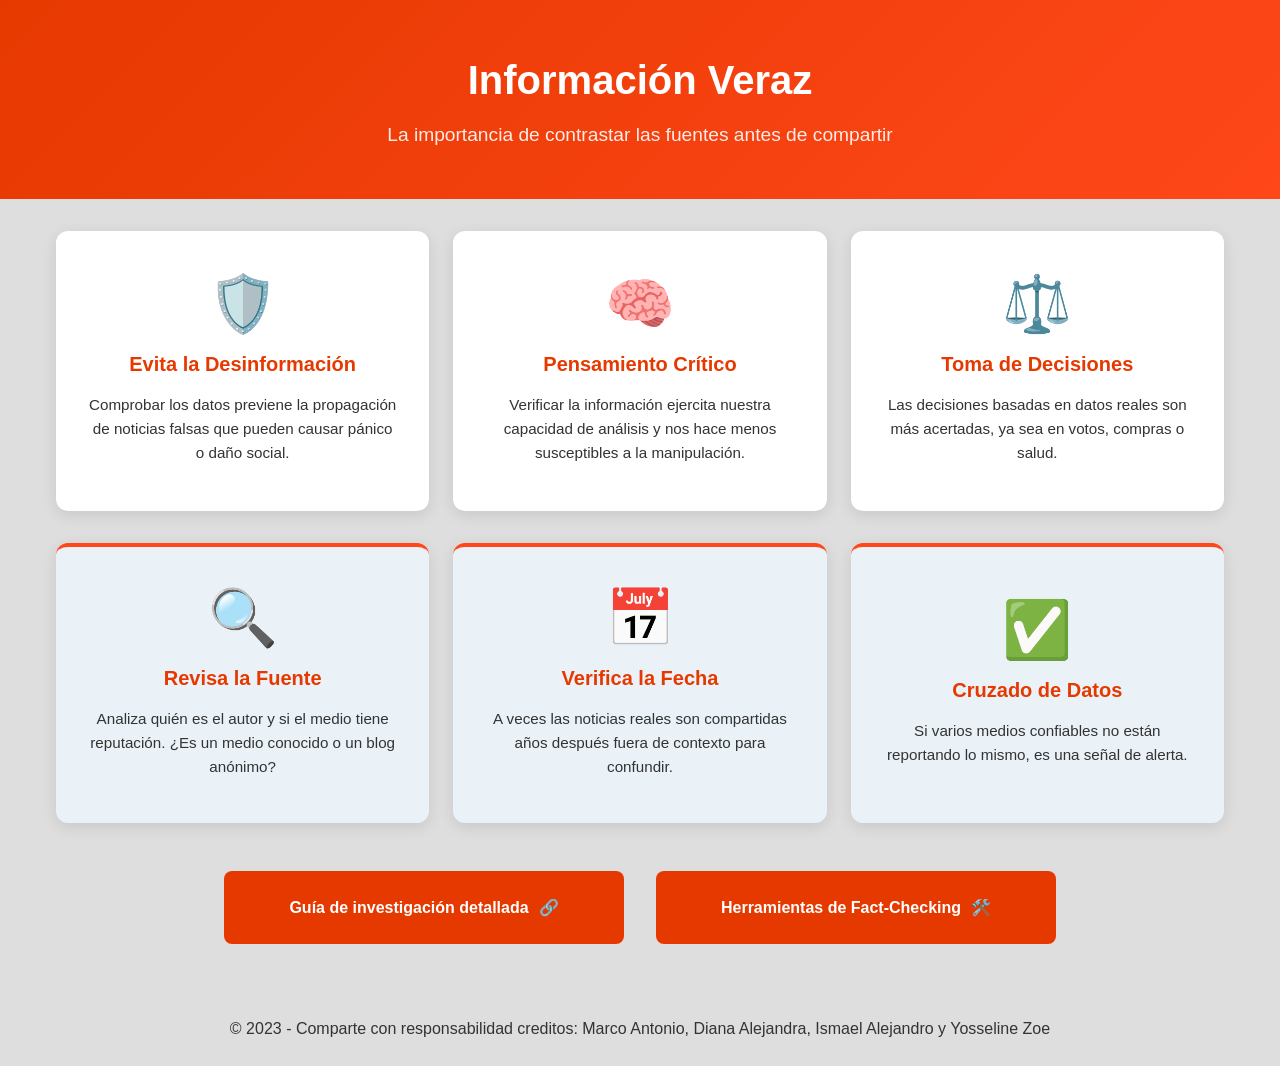
<file: index.html>
<!DOCTYPE html>
<html lang="es">
<head>
    <meta charset="UTF-8">
    <meta name="viewport" content="width=device-width, initial-scale=1.0">
    <title>Importancia de Verificar la Información</title>
    <!-- Importar la hoja de estilos externa -->
    <link rel="stylesheet" href="styles.css">
</head>
<body>

    <header class="hero">
        <h1>Información Veraz</h1>
        <p>La importancia de contrastar las fuentes antes de compartir</p>
    </header>

    <main>
        <!-- Sección 1: Los 3 cuadrados superiores -->
        <section class="info-grid">
            <article class="card">
                <div class="icon-box">🛡️</div>
                <h2>Evita la Desinformación</h2>
                <p>Comprobar los datos previene la propagación de noticias falsas que pueden causar pánico o daño social.</p>
            </article>

            <article class="card">
                <div class="icon-box">🧠</div>
                <h2>Pensamiento Crítico</h2>
                <p>Verificar la información ejercita nuestra capacidad de análisis y nos hace menos susceptibles a la manipulación.</p>
            </article>

            <article class="card">
                <div class="icon-box">⚖️</div>
                <h2>Toma de Decisiones</h2>
                <p>Las decisiones basadas en datos reales son más acertadas, ya sea en votos, compras o salud.</p>
            </article>
        </section>

        <!-- Sección 2: Los 3 cuadrados inferiores -->
        <section class="info-grid">
            <article class="card secondary">
                <div class="icon-box">🔍</div>
                <h2>Revisa la Fuente</h2>
                <p>Analiza quién es el autor y si el medio tiene reputación. ¿Es un medio conocido o un blog anónimo?</p>
            </article>

            <article class="card secondary">
                <div class="icon-box">📅</div>
                <h2>Verifica la Fecha</h2>
                <p>A veces las noticias reales son compartidas años después fuera de contexto para confundir.</p>
            </article>

            <article class="card secondary">
                <div class="icon-box">✅</div>
                <h2>Cruzado de Datos</h2>
                <p>Si varios medios confiables no están reportando lo mismo, es una señal de alerta.</p>
            </article>
        </section>

        <!-- Sección 3: 2 Rectángulos para links externos -->
        <section class="action-links">
            <!-- REEMPLAZA EL # CON TU LINK -->
            <a href="investigacion.html" target="_blank" class="link-rect">
                <span class="link-text">Guía de investigación detallada</span>
                <span class="link-icon">🔗</span>
            </a>
            
            <a href="heramientas.html" class="link-rect">
                <span class="link-text">Herramientas de Fact-Checking</span>
                <span class="link-icon">🛠️</span>
            </a>
        </section>
    </main>

    <footer>
        <p>&copy; 2023 - Comparte con responsabilidad creditos: Marco Antonio, Diana Alejandra, Ismael Alejandro y Yosseline Zoe</p>
    </footer>

</body>
</html>
</file>
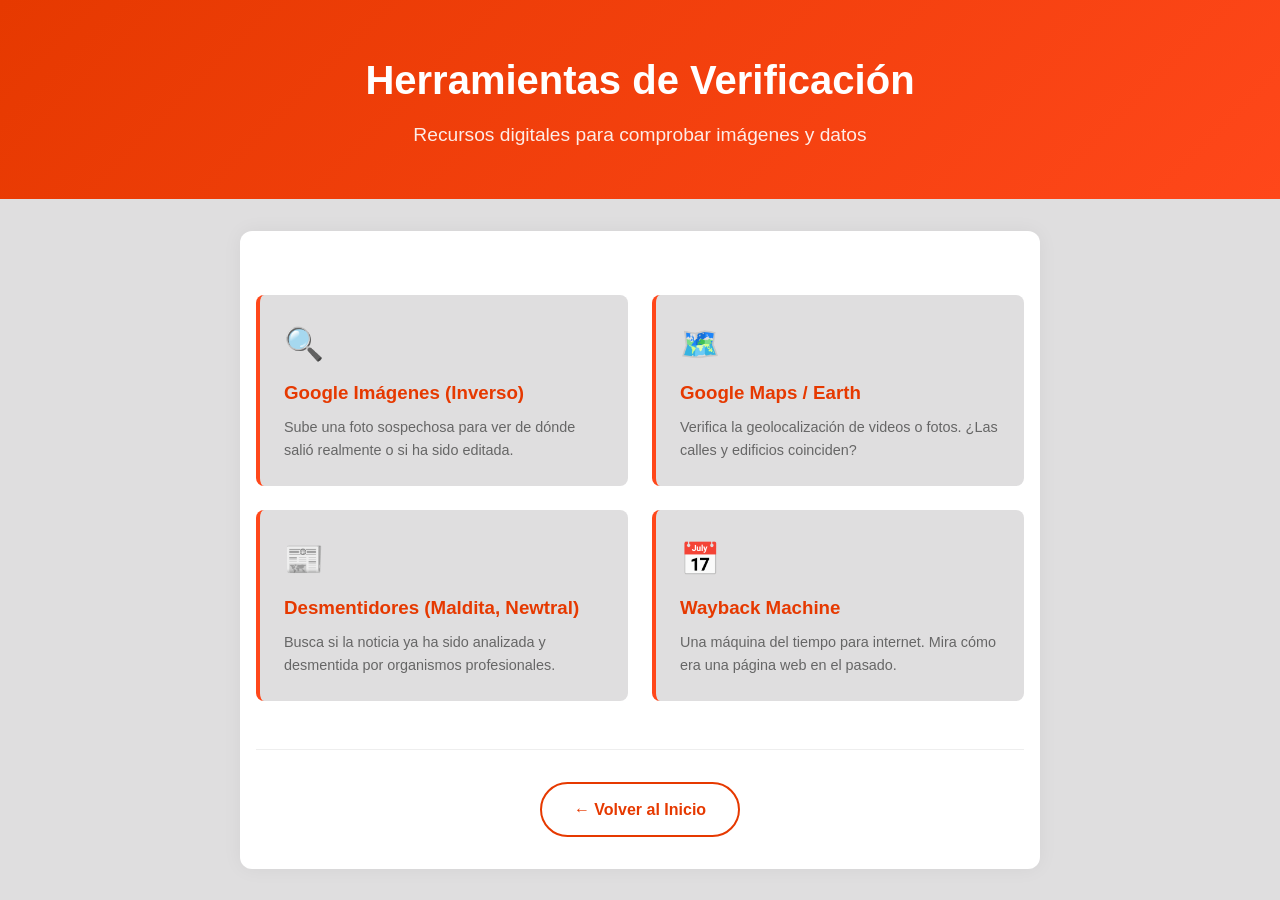
<file: heramientas.html>
<!DOCTYPE html>
<html lang="es">
<head>
    <meta charset="UTF-8">
    <meta name="viewport" content="width=device-width, initial-scale=1.0">
    <title>Herramientas Digitales</title>
    <link rel="stylesheet" href="styles.css">
</head>
<body>

    <header class="hero">
        <h1>Herramientas de Verificación</h1>
        <p>Recursos digitales para comprobar imágenes y datos</p>
    </header>

    <main class="content-page">
        <div class="tools-grid">
            
            <div class="tool-card">
                <div class="tool-icon">🔍</div>
                <h3>Google Imágenes (Inverso)</h3>
                <p>Sube una foto sospechosa para ver de dónde salió realmente o si ha sido editada.</p>
            </div>

            <div class="tool-card">
                <div class="tool-icon">🗺️</div>
                <h3>Google Maps / Earth</h3>
                <p>Verifica la geolocalización de videos o fotos. ¿Las calles y edificios coinciden?</p>
            </div>

            <div class="tool-card">
                <div class="tool-icon">📰</div>
                <h3>Desmentidores (Maldita, Newtral)</h3>
                <p>Busca si la noticia ya ha sido analizada y desmentida por organismos profesionales.</p>
            </div>

            <div class="tool-card">
                <div class="tool-icon">📅</div>
                <h3>Wayback Machine</h3>
                <p>Una máquina del tiempo para internet. Mira cómo era una página web en el pasado.</p>
            </div>

        </div>

        <div class="back-nav">
            <a href="index.html" class="back-btn">← Volver al Inicio</a>
        </div>
    </main>

</body>
</html>
</file>
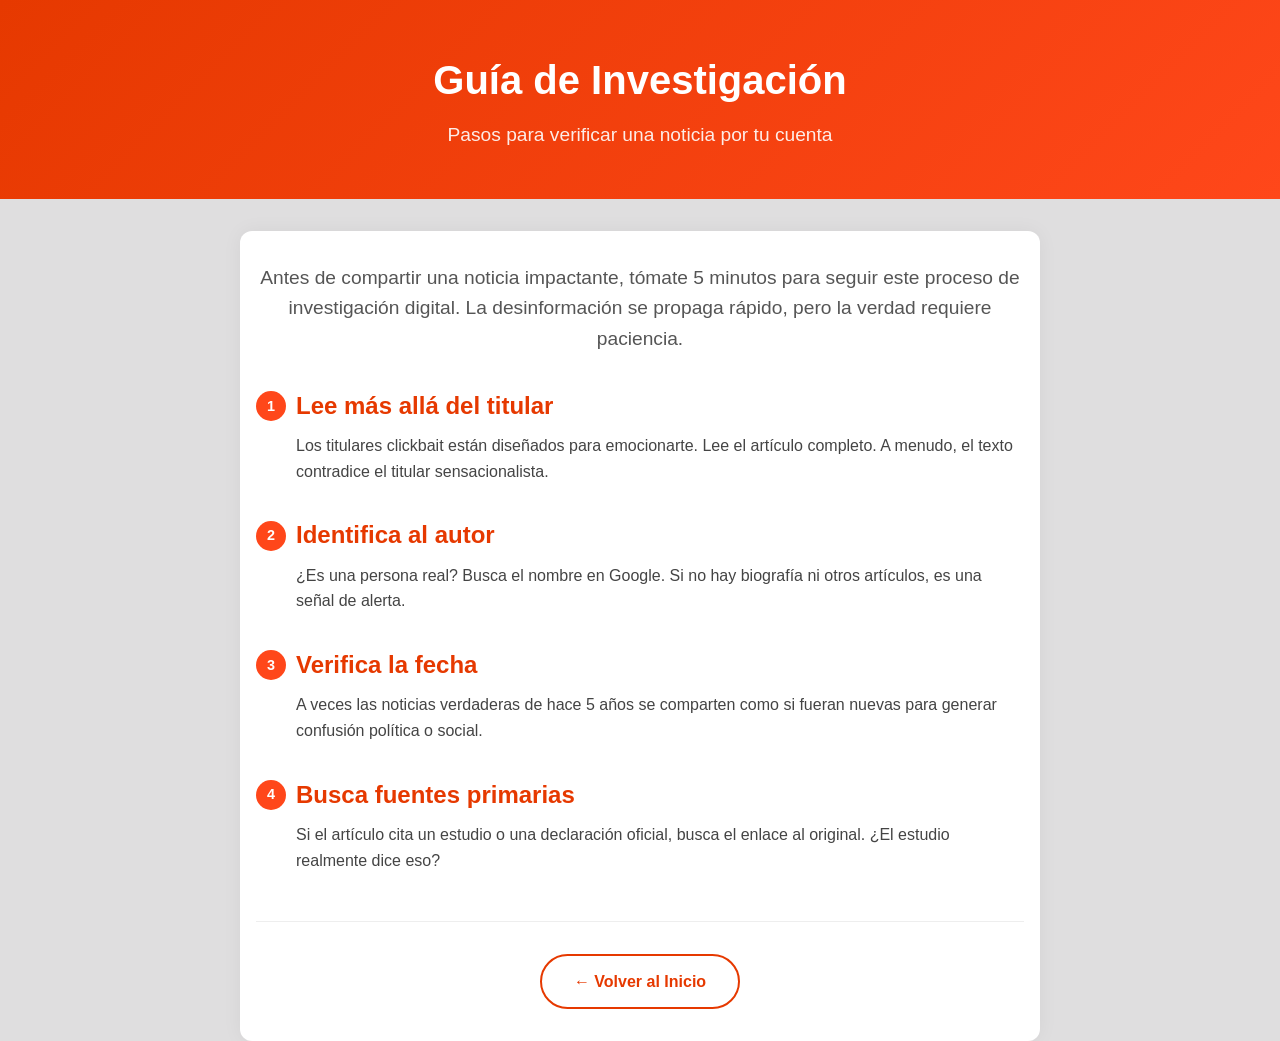
<file: investigacion.html>
<!DOCTYPE html>
<html lang="es">
<head>
    <meta charset="UTF-8">
    <meta name="viewport" content="width=device-width, initial-scale=1.0">
    <title>Guía de Investigación</title>
    <link rel="stylesheet" href="styles.css">
</head>
<body>

    <!-- Header igual que el principal -->
    <header class="hero">
        <h1>Guía de Investigación</h1>
        <p>Pasos para verificar una noticia por tu cuenta</p>
    </header>

    <main class="content-page">
        <article class="text-content">
            <p class="intro">Antes de compartir una noticia impactante, tómate 5 minutos para seguir este proceso de investigación digital. La desinformación se propaga rápido, pero la verdad requiere paciencia.</p>

            <div class="steps-container">
                <h2><span class="step-number">1</span> Lee más allá del titular</h2>
                <p>Los titulares clickbait están diseñados para emocionarte. Lee el artículo completo. A menudo, el texto contradice el titular sensacionalista.</p>

                <h2><span class="step-number">2</span> Identifica al autor</h2>
                <p>¿Es una persona real? Busca el nombre en Google. Si no hay biografía ni otros artículos, es una señal de alerta.</p>

                <h2><span class="step-number">3</span> Verifica la fecha</h2>
                <p>A veces las noticias verdaderas de hace 5 años se comparten como si fueran nuevas para generar confusión política o social.</p>

                <h2><span class="step-number">4</span> Busca fuentes primarias</h2>
                <p>Si el artículo cita un estudio o una declaración oficial, busca el enlace al original. ¿El estudio realmente dice eso?</p>
            </div>

            <!-- Botón para volver -->
            <div class="back-nav">
                <a href="index.html" class="back-btn">← Volver al Inicio</a>
            </div>
        </article>
    </main>

</body>
</html>
</file>
<file: styles.css>
/* --- Reset y Variables --- */
:root {
    --primary-color:#e63900;    /* intento de dorado */
    --accent-color: #ff471a;     /* naranjita */
    --bg-color: #dfdedf;         /* Fondo gris claro */
    --card-bg: #ffffff;          /* Blanco */
    --text-color: #333333;
    --secondary-bg: #eaf2f8;     /* Fondo suave para segunda fila */
}

* {
    margin: 0;
    padding: 0;
    box-sizing: border-box;
}

body {
    font-family: 'Segoe UI', Tahoma, Geneva, Verdana, sans-serif;
    background-color: var(--bg-color);
    color: var(--text-color);
    line-height: 1.6;
}

/* --- Encabezado --- */
.hero {
    background: linear-gradient(135deg, var(--primary-color), var(--accent-color));
    color:  white;
    text-align: center;
    padding: 3rem 1rem;
    margin-bottom: 2rem;
}

.hero h1 {
    font-size: 2.5rem;
    margin-bottom: 0.5rem;
}

.hero p {
    font-size: 1.2rem;
    opacity: 0.9;
}

/* --- Contenedor Principal --- */
main {
    max-width: 1200px;
    margin: 0 auto;
    padding: 0 1rem 3rem 1rem;
}

/* --- Grid de Cuadrados --- */
.info-grid {
    display: grid;
    /* 3 columnas de igual ancho */
    grid-template-columns: repeat(3, 1fr); 
    gap: 1.5rem;
    margin-bottom: 2rem;
}

/* Estilo de las Tarjetas (Cuadrados) */
.card {
    background-color: var(--card-bg);
    padding: 2rem;
    border-radius: 12px;
    box-shadow: 0 4px 15px rgba(0,0,0,0.1);
    text-align: center;
    transition: transform 0.3s ease, box-shadow 0.3s ease;
    min-height: 280px; 
    display: flex;
    flex-direction: column;
    justify-content: center;
    align-items: center;
}

.card:hover {
    transform: translateY(-5px);
    box-shadow: 0 10px 15px rgba(0,0,0,0.15);
}

/* Estilo específico para la segunda fila */
.card.secondary {
    background-color: var(--secondary-bg);
    border-top: 4px solid var(--accent-color);
}

/* Emojis (Iconos) */
.icon-box {
    font-size: 3.5rem; /* Tamaño grande del emoji */
    margin-bottom: 1rem;
    line-height: 1;
}

.card h2 {
    font-size: 1.25rem;
    margin-bottom: 0.8rem;
    color: var(--primary-color);
}

.card p {
    font-size: 0.95rem;
    color: var(--text-color);
}

/* --- Rectángulos de Links --- */
.action-links {
    display: flex;
    justify-content: center;
    gap: 2rem;
    margin-top: 3rem;
    flex-wrap: wrap;
}

.link-rect {
    display: flex;
    align-items: center;
    justify-content: center;
    gap: 10px;
    background-color: var(--primary-color);
    color: white;
    text-decoration: none;
    padding: 1.5rem 2rem;
    border-radius: 8px;
    width: 100%;
    max-width: 400px;
    transition: background-color 0.3s ease;
    font-weight: bold;
    text-align: center;
}

.link-rect:hover {
    background-color: var(--accent-color);
}

/* --- Footer --- */
footer {
    text-align: center;
    padding: 1.5rem;
}
/* --- Estilos para páginas de contenido (Investigación y Herramientas) --- */

/* Contenedor principal de texto para páginas internas */
.content-page {
    max-width: 800px; /* Un poco más estrecho para leer cómodamente */
    margin: 0 auto;
    padding: 2rem 1rem;
    background-color: white;
    box-shadow: 0 0 20px rgba(0,0,0,0.05);
    border-radius: 12px;
    min-height: 60vh;
}

.intro {
    font-size: 1.2rem;
    color: #555;
    margin-bottom: 2rem;
    text-align: center;
}

/* --- Estilos para la página de Investigación (Pasos) --- */
.steps-container h2 {
    color: var(--primary-color);
    margin-top: 2rem;
    margin-bottom: 0.5rem;
    display: flex;
    align-items: center;
    gap: 10px;
}

/* El número del paso en círculo */
.step-number {
    background-color: var(--accent-color);
    color: white;
    width: 30px;
    height: 30px;
    border-radius: 50%;
    display: flex;
    align-items: center;
    justify-content: center;
    font-size: 0.9rem;
    font-weight: bold;
}

.steps-container p {
    margin-left: 40px; /* Sangría para alinear con el texto */
    color: #444;
}

/* --- Estilos para la página de Herramientas (Grid) --- */
.tools-grid {
    display: grid;
    grid-template-columns: repeat(auto-fit, minmax(250px, 1fr));
    gap: 1.5rem;
    margin-top: 2rem;
}

.tool-card {
    background-color: var(--bg-color);
    padding: 1.5rem;
    border-radius: 8px;
    border-left: 4px solid var(--accent-color);
    transition: transform 0.2s;
}

.tool-card:hover {
    transform: scale(1.02);
    background-color: #eef6fc;
}

.tool-icon {
    font-size: 2rem;
    margin-bottom: 0.5rem;
    display: block;
}

.tool-card h3 {
    margin-bottom: 0.5rem;
    color: var(--primary-color);
}

.tool-card p {
    font-size: 0.9rem;
    color: #666;
}

/* --- Botón de Volver --- */
.back-nav {
    margin-top: 3rem;
    text-align: center;
    border-top: 1px solid #eee;
    padding-top: 2rem;
}

.back-btn {
    display: inline-block;
    padding: 0.8rem 2rem;
    background-color: transparent;
    border: 2px solid var(--primary-color);
    color: var(--primary-color);
    text-decoration: none;
    border-radius: 30px;
    font-weight: bold;
    transition: all 0.3s;
}

.back-btn:hover {
    background-color: var(--primary-color);
    color: white;
}
</file>
